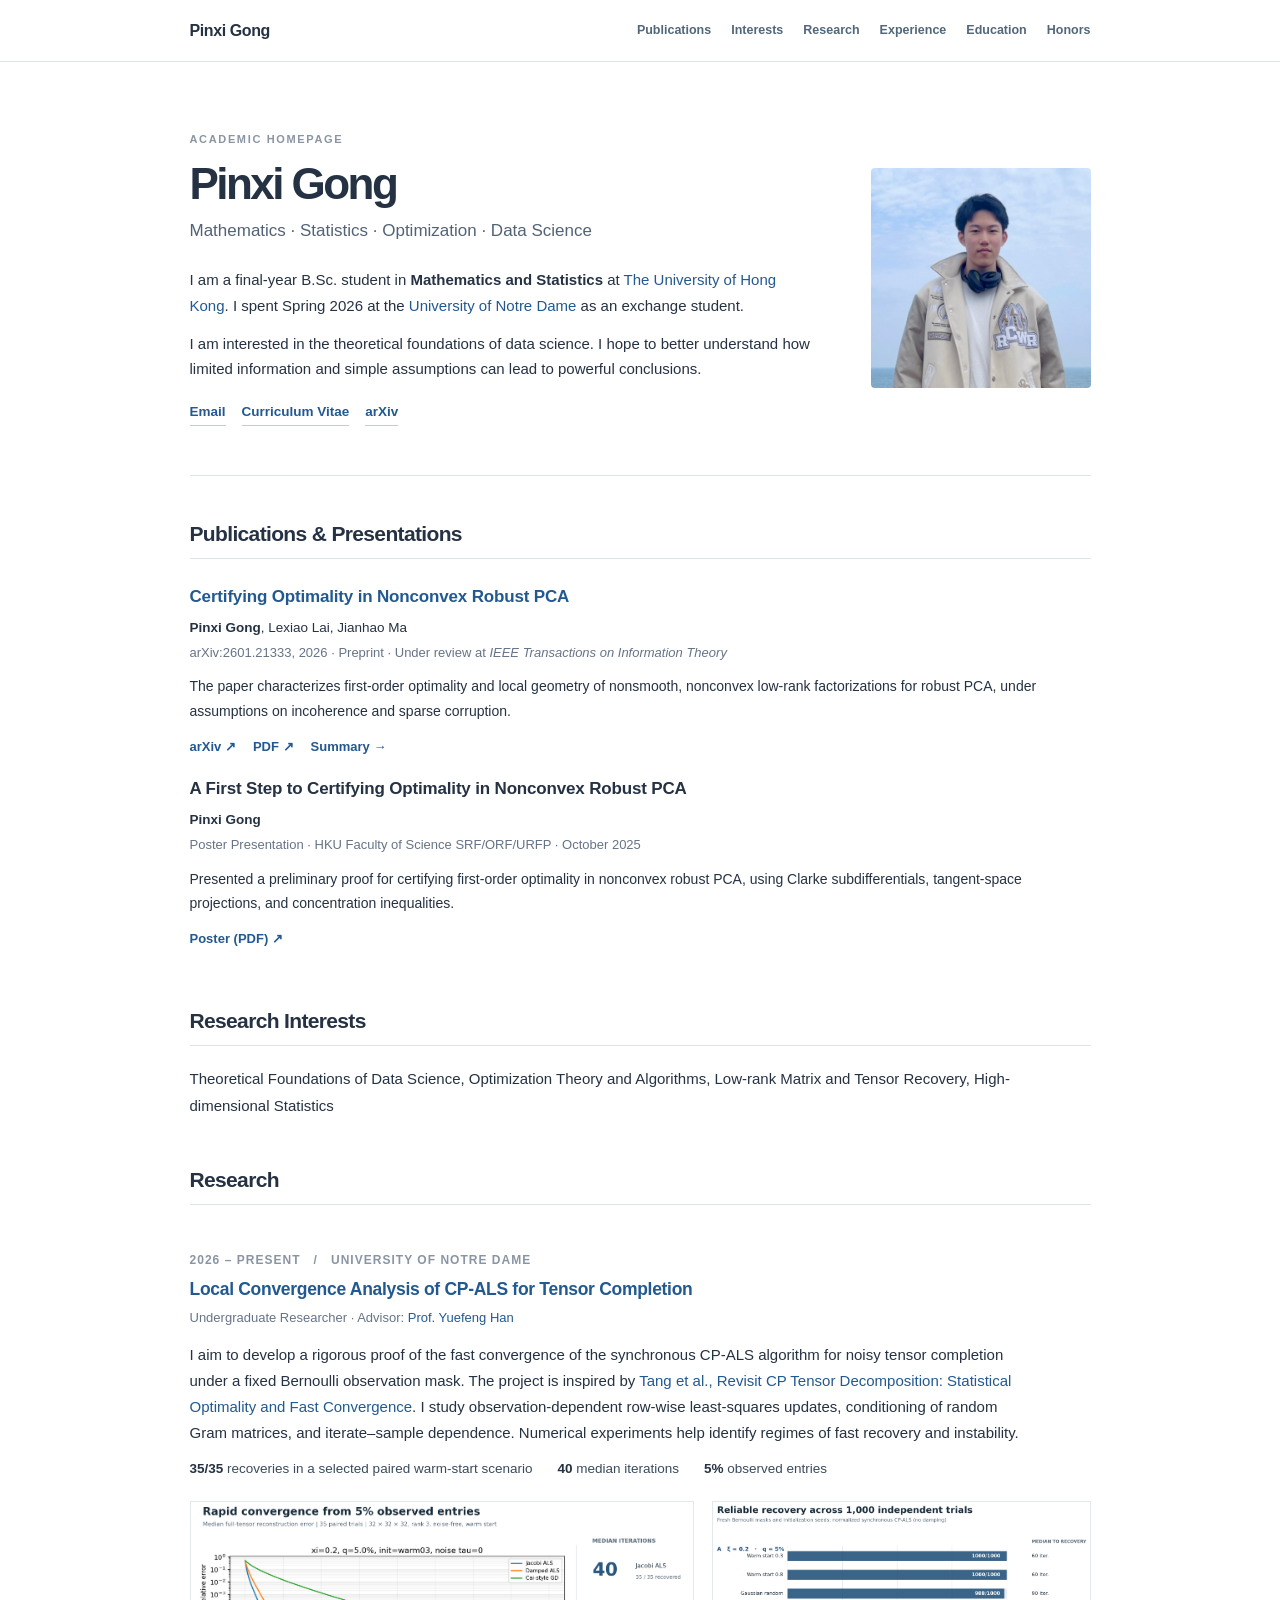
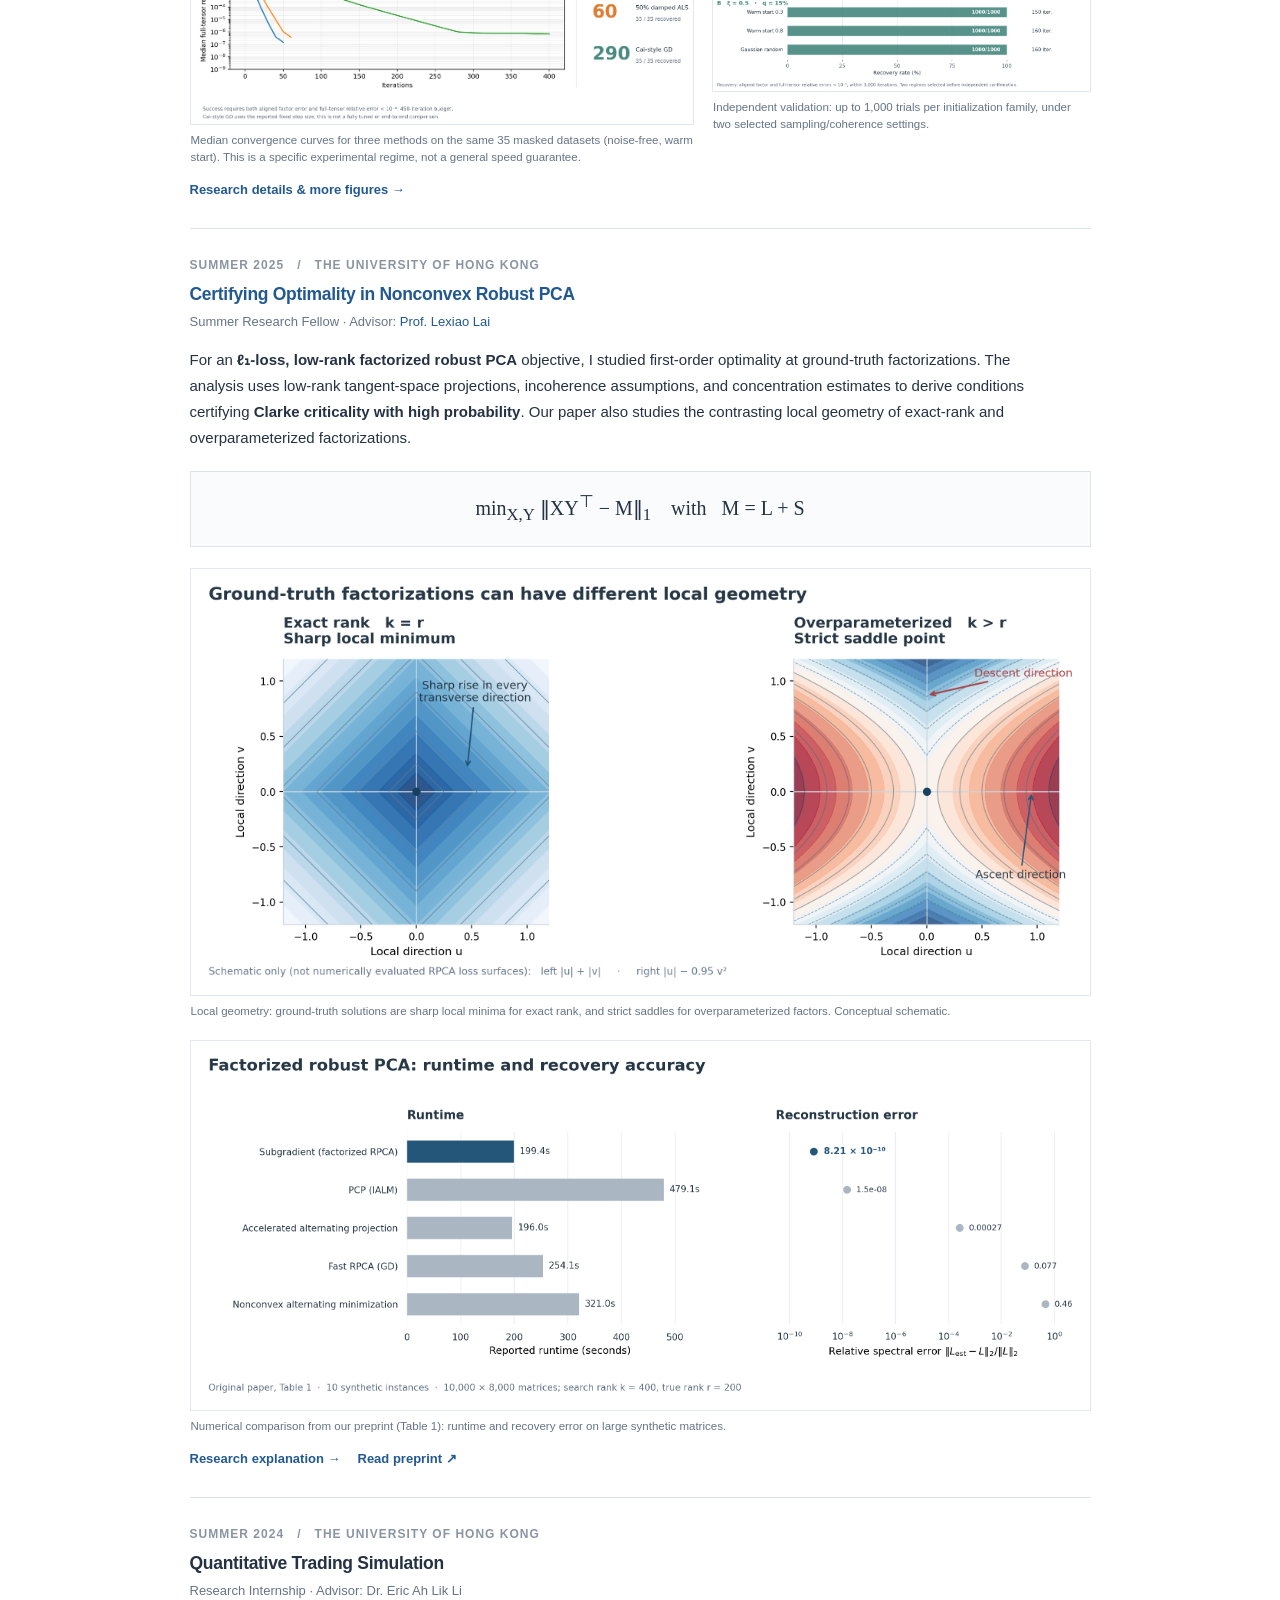
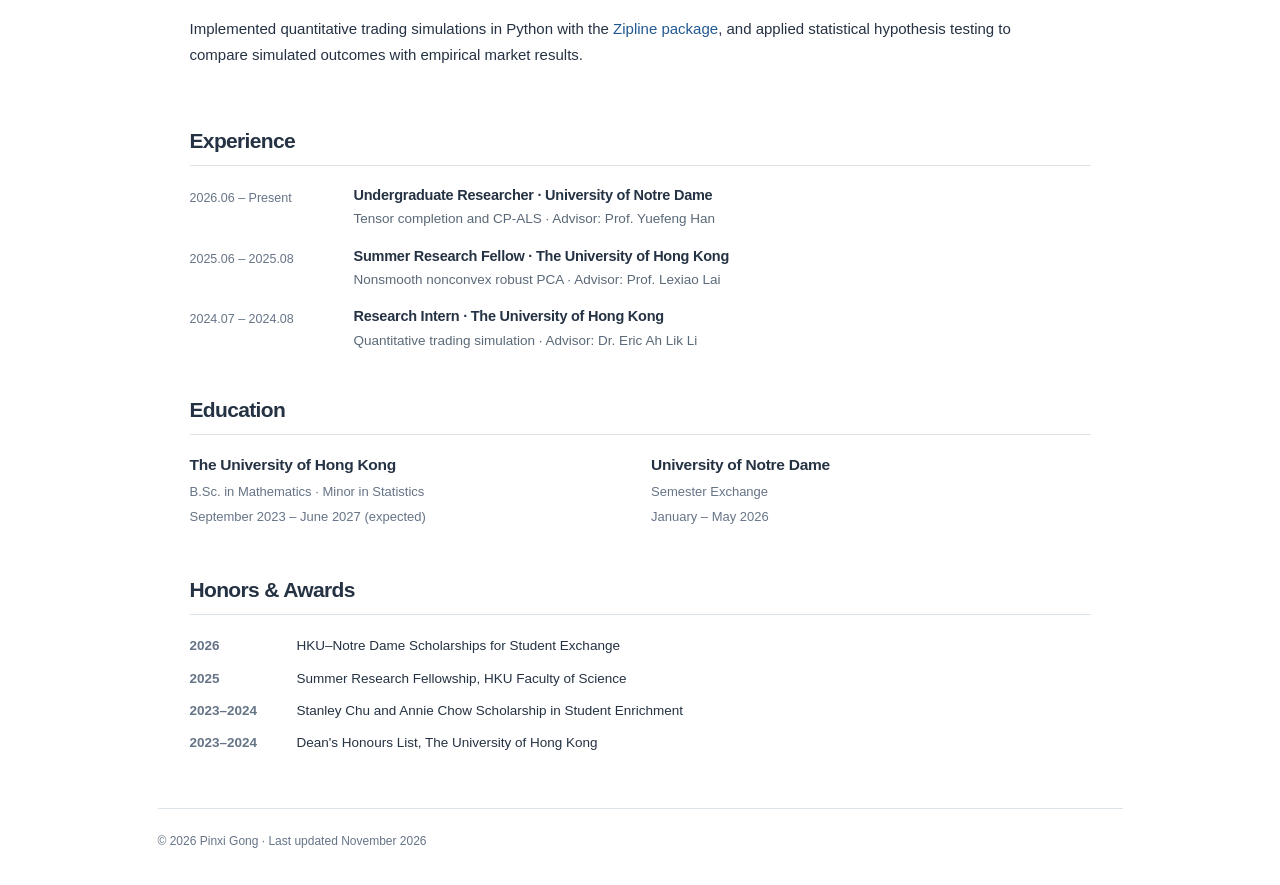
<file: index.html>
<!DOCTYPE html>

<html lang="en">
<head>
<meta charset="utf-8"/>
<meta content="width=device-width,initial-scale=1" name="viewport"/>
<meta content="light" name="color-scheme"/>
<meta content="Pinxi Gong — Mathematics undergraduate at the University of Hong Kong. Research in nonconvex optimization, low-rank recovery, and high-dimensional statistics." name="description"/>
<meta content="Pinxi Gong | Academic Homepage" property="og:title"/>
<meta content="Pinxi Gong — Mathematics undergraduate at the University of Hong Kong. Research in nonconvex optimization, low-rank recovery, and high-dimensional statistics." property="og:description"/>
<meta content="website" property="og:type"/>
<title>Pinxi Gong | Academic Homepage</title>
<link href="styles.css" rel="stylesheet"/>
</head>
<body>
<div class="site-nav"><div class="container nav-inner">
<a class="brand" href="/">Pinxi Gong</a>
<nav aria-label="Main navigation" class="nav-links"><a href="/#publications">Publications</a><a href="/#interests">Interests</a><a href="/#research">Research</a><a href="/#experience">Experience</a><a href="/#education">Education</a><a href="/#honors">Honors</a></nav>
</div></div>
<main class="container">
<header class="hero" id="top">
<div class="hero-grid">
<div>
<p class="eyebrow">Academic homepage</p>
<h1>Pinxi Gong</h1>
<p class="tagline">Mathematics · Statistics · Optimization · Data Science</p>
<p>I am a final-year B.Sc. student in <strong>Mathematics and Statistics</strong> at <a href="https://www.hku.hk/">The University of Hong Kong</a>. I spent Spring 2026 at the <a href="https://www.nd.edu/">University of Notre Dame</a> as an exchange student.</p>
<p>I am interested in the theoretical foundations of data science. I hope to better understand how limited information and simple assumptions can lead to powerful conclusions. </p>
<div class="quick-links">
<a href="mailto:gpx2005@connect.hku.hk">Email</a>
<a href="cv.pdf">Curriculum Vitae</a>
<a href="https://arxiv.org/abs/2601.21333" rel="noopener noreferrer" target="_blank">arXiv</a>
</div>
</div>
<aside class="profile-photo">
  <img src="profile.jpg"
       alt="Pinxi Gong">
</aside>
</div>
</header><section class="main-section" id="publications">
<div class="section-heading"><h2>Publications &amp; Presentations</h2></div>
<article class="paper-row">
<p class="paper-title"><a href="https://arxiv.org/abs/2601.21333">Certifying Optimality in Nonconvex Robust PCA</a></p>
<p class="authors"><strong>Pinxi Gong</strong>, Lexiao Lai, Jianhao Ma</p>
<p class="venue">arXiv:2601.21333, 2026 · Preprint · Under review at <em>IEEE Transactions on Information Theory</em></p>
<p class="abstract">The paper characterizes first-order optimality and local geometry of nonsmooth, nonconvex low-rank factorizations for robust PCA, under assumptions on incoherence and sparse corruption.</p>
<div class="project-links"><a href="https://arxiv.org/abs/2601.21333">arXiv ↗</a><a href="https://arxiv.org/pdf/2601.21333">PDF ↗</a><a href="research/robust-pca.html">Summary →</a></div>
</article>

<article class="paper-row poster-paper">
  <p class="paper-title">
    A First Step to Certifying Optimality in Nonconvex Robust PCA
  </p>

  <p class="authors">
    <strong>Pinxi Gong</strong>
  </p>

  <p class="venue">
    Poster Presentation ·
    HKU Faculty of Science SRF/ORF/URFP · October 2025
  </p>

  <p class="abstract">
    Presented a preliminary proof for certifying
    first-order optimality in nonconvex robust PCA, using
    Clarke subdifferentials, tangent-space
    projections, and concentration inequalities.
  </p>

  <div class="project-links">
    <a href="poster.pdf" target="_blank"
       rel="noopener noreferrer">Poster (PDF) ↗</a>
  </div>
</article>

</section>
<section class="main-section" id="interests">
<div class="section-heading"><h2>Research Interests</h2></div><p class="interests-text">Theoretical Foundations of Data Science, Optimization Theory and Algorithms, Low-rank Matrix and Tensor Recovery, High-dimensional Statistics</p>
</section>
<section class="main-section" id="research">
<div class="section-heading"><h2>Research</h2><span class="section-kicker"></span></div>
<article class="research-entry">
<p class="research-meta">2026 – Present   /   University of Notre Dame</p>
<h3><a href="research/cp-als.html">Local Convergence Analysis of CP-ALS for Tensor Completion</a></h3>
<p class="subline">Undergraduate Researcher · Advisor: <a href="https://acms.nd.edu/people/yuefeng-han/">Prof. Yuefeng Han</a></p>
<p class="summary">I aim to develop a rigorous proof of the fast convergence of the synchronous CP-ALS algorithm for noisy tensor completion under a fixed Bernoulli observation mask. The project is inspired by <a href="https://arxiv.org/abs/2505.23046" rel="noopener noreferrer" target="_blank">Tang et al., Revisit CP Tensor Decomposition: Statistical Optimality and Fast Convergence</a>. I study observation-dependent row-wise least-squares updates, conditioning of random Gram matrices, and iterate–sample dependence. Numerical experiments help identify regimes of fast recovery and instability.</p>
<div class="highlights"><span><strong>35/35</strong> recoveries in a selected paired warm-start scenario</span><span><strong>40</strong> median iterations</span><span><strong>5%</strong> observed entries</span></div>
<div class="figure-grid">
<figure><a href="research/cp-als.html"><img alt="Median relative reconstruction error decreases as CP-ALS, damped ALS, and a gradient descent baseline iterate." loading="lazy" src="figures/01_fast_convergence.png"/></a><figcaption>Median convergence curves for three methods on the same 35 masked datasets (noise-free, warm start). This is a specific experimental regime, not a general speed guarantee.</figcaption></figure>
<figure><a href="research/cp-als.html"><img alt="Independent CP-ALS validation experiment reporting recovery counts and median iteration counts for three initialization types." loading="lazy" src="figures/03_independent_validation.png"/></a><figcaption>Independent validation: up to 1,000 trials per initialization family, under two selected sampling/coherence settings.</figcaption></figure>
</div>
<div class="project-links"><a href="research/cp-als.html">Research details &amp; more figures →</a></div>
</article>
<article class="research-entry">
<p class="research-meta">Summer 2025   /   The University of Hong Kong</p>
<h3><a href="research/robust-pca.html">Certifying Optimality in Nonconvex Robust PCA</a></h3>
<p class="subline">Summer Research Fellow · Advisor: <a href="https://lexiaolai.com/">Prof. Lexiao Lai</a></p>
<p class="summary">For an <strong>ℓ₁-loss, low-rank factorized robust PCA</strong> objective, I studied first-order optimality at ground-truth factorizations. The analysis uses low-rank tangent-space projections, incoherence assumptions, and concentration estimates to derive conditions certifying <strong>Clarke criticality with high probability</strong>. Our paper also studies the contrasting local geometry of exact-rank and overparameterized factorizations.</p>
<div aria-label="factorized robust PCA objective" class="formula">min<sub>X,Y</sub> ‖XY<sup>⊤</sup> − M‖<sub>1</sub>    with   M = L + S</div><div class="figure-grid rpca-figures">
<figure><a href="research/robust-pca.html"><img alt="Schematic contrast of a sharp local minimum and a strict saddle at a critical point" loading="lazy" src="figures/rpca_critical_point_geometry.png"/></a><figcaption>Local geometry: ground-truth solutions are sharp local minima for exact rank, and strict saddles for overparameterized factors. Conceptual schematic.</figcaption></figure>
<figure><a href="research/robust-pca.html"><img alt="Paper Table 1 comparison of runtime and recovery accuracy for five robust PCA solvers" loading="lazy" src="figures/rpca_benchmark.png"/></a><figcaption>Numerical comparison from our preprint (Table 1): runtime and recovery error on large synthetic matrices.</figcaption></figure>
</div>
<div class="project-links"><a href="research/robust-pca.html">Research explanation →</a><a href="https://arxiv.org/abs/2601.21333" rel="noopener noreferrer" target="_blank">Read preprint ↗</a></div>
</article>
<article class="research-entry">
<p class="research-meta">Summer 2024   /   The University of Hong Kong</p>
<h3>Quantitative Trading Simulation</h3>
<p class="subline">Research Internship · Advisor: Dr. Eric Ah Lik Li</p>
<p class="summary">Implemented quantitative trading simulations in Python with the <a href="https://github.com/quantopian/zipline" rel="noopener noreferrer" target="_blank">Zipline package</a>, and applied statistical hypothesis testing to compare simulated outcomes with empirical market results.</p>
</article>
</section>
<section class="main-section" id="experience">
<div class="section-heading"><h2>Experience</h2></div>
<div class="timeline">
<div class="timeline-row"><div class="timeline-date">2026.06 – Present</div><div><h3>Undergraduate Researcher · University of Notre Dame</h3><p>Tensor completion and CP-ALS · Advisor: Prof. Yuefeng Han</p></div></div>
<div class="timeline-row"><div class="timeline-date">2025.06 – 2025.08</div><div><h3>Summer Research Fellow · The University of Hong Kong</h3><p>Nonsmooth nonconvex robust PCA · Advisor: Prof. Lexiao Lai</p></div></div>
<div class="timeline-row"><div class="timeline-date">2024.07 – 2024.08</div><div><h3>Research Intern · The University of Hong Kong</h3><p>Quantitative trading simulation · Advisor: Dr. Eric Ah Lik Li</p></div></div>
</div>
</section>
<section class="main-section" id="education">
<div class="section-heading"><h2>Education</h2></div>
<div class="education-grid">
<div class="edu-card"><h3>The University of Hong Kong</h3><p>B.Sc. in Mathematics · Minor in Statistics</p><p>September 2023 – June 2027 (expected)</p></div>
<div class="edu-card"><h3>University of Notre Dame</h3><p>Semester Exchange</p><p>January – May 2026</p></div>
</div>
</section>
<section class="main-section" id="honors">
<div class="section-heading"><h2>Honors &amp; Awards</h2></div>
<ul class="awards-list">
<li><span class="news-date">2026</span><span>HKU–Notre Dame Scholarships for Student Exchange</span></li>
<li><span class="news-date">2025</span><span>Summer Research Fellowship, HKU Faculty of Science</span></li>
<li><span class="news-date">2023–2024</span><span>Stanley Chu and Annie Chow Scholarship in Student Enrichment</span></li>
<li><span class="news-date">2023–2024</span><span>Dean's Honours List, The University of Hong Kong</span></li>
</ul>
</section>
</main>
<footer class="container footer"><span>© 2026 Pinxi Gong · Last updated November 2026</span></footer>
</body>
</html>
</file>
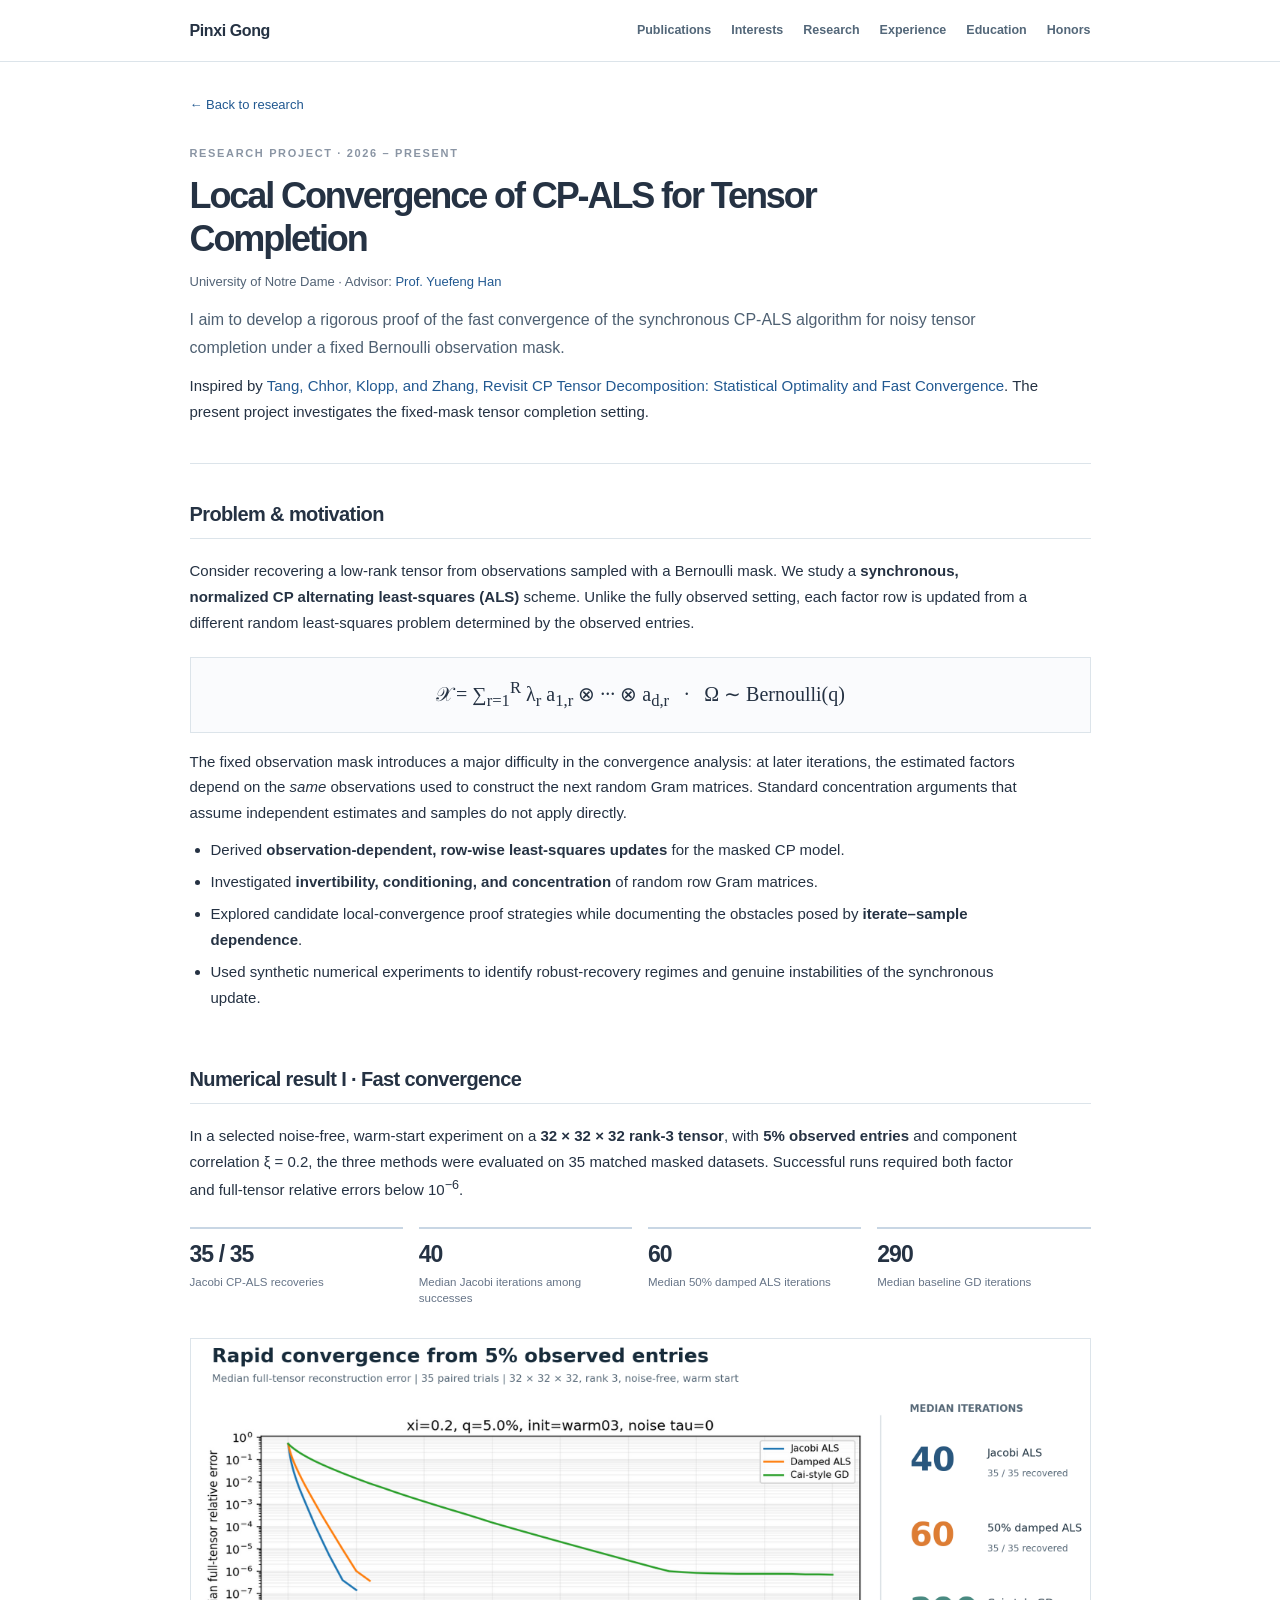
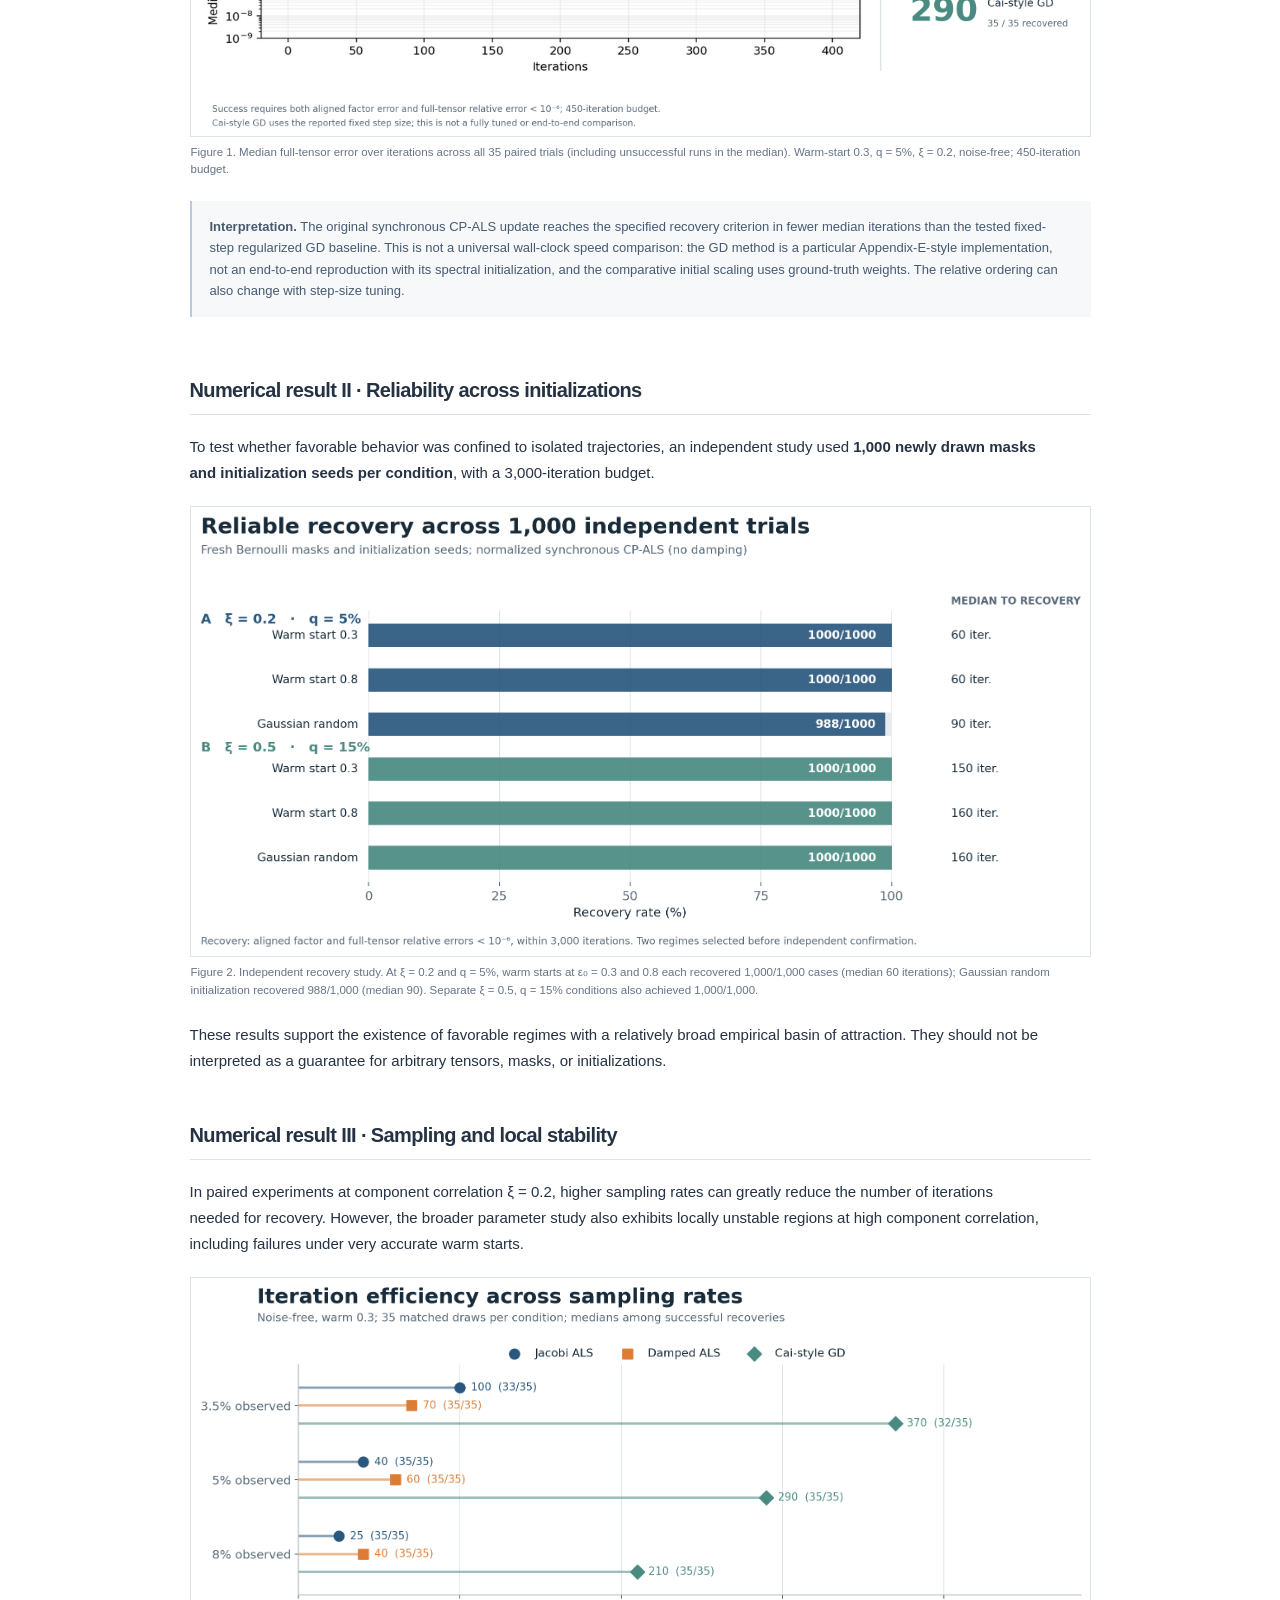
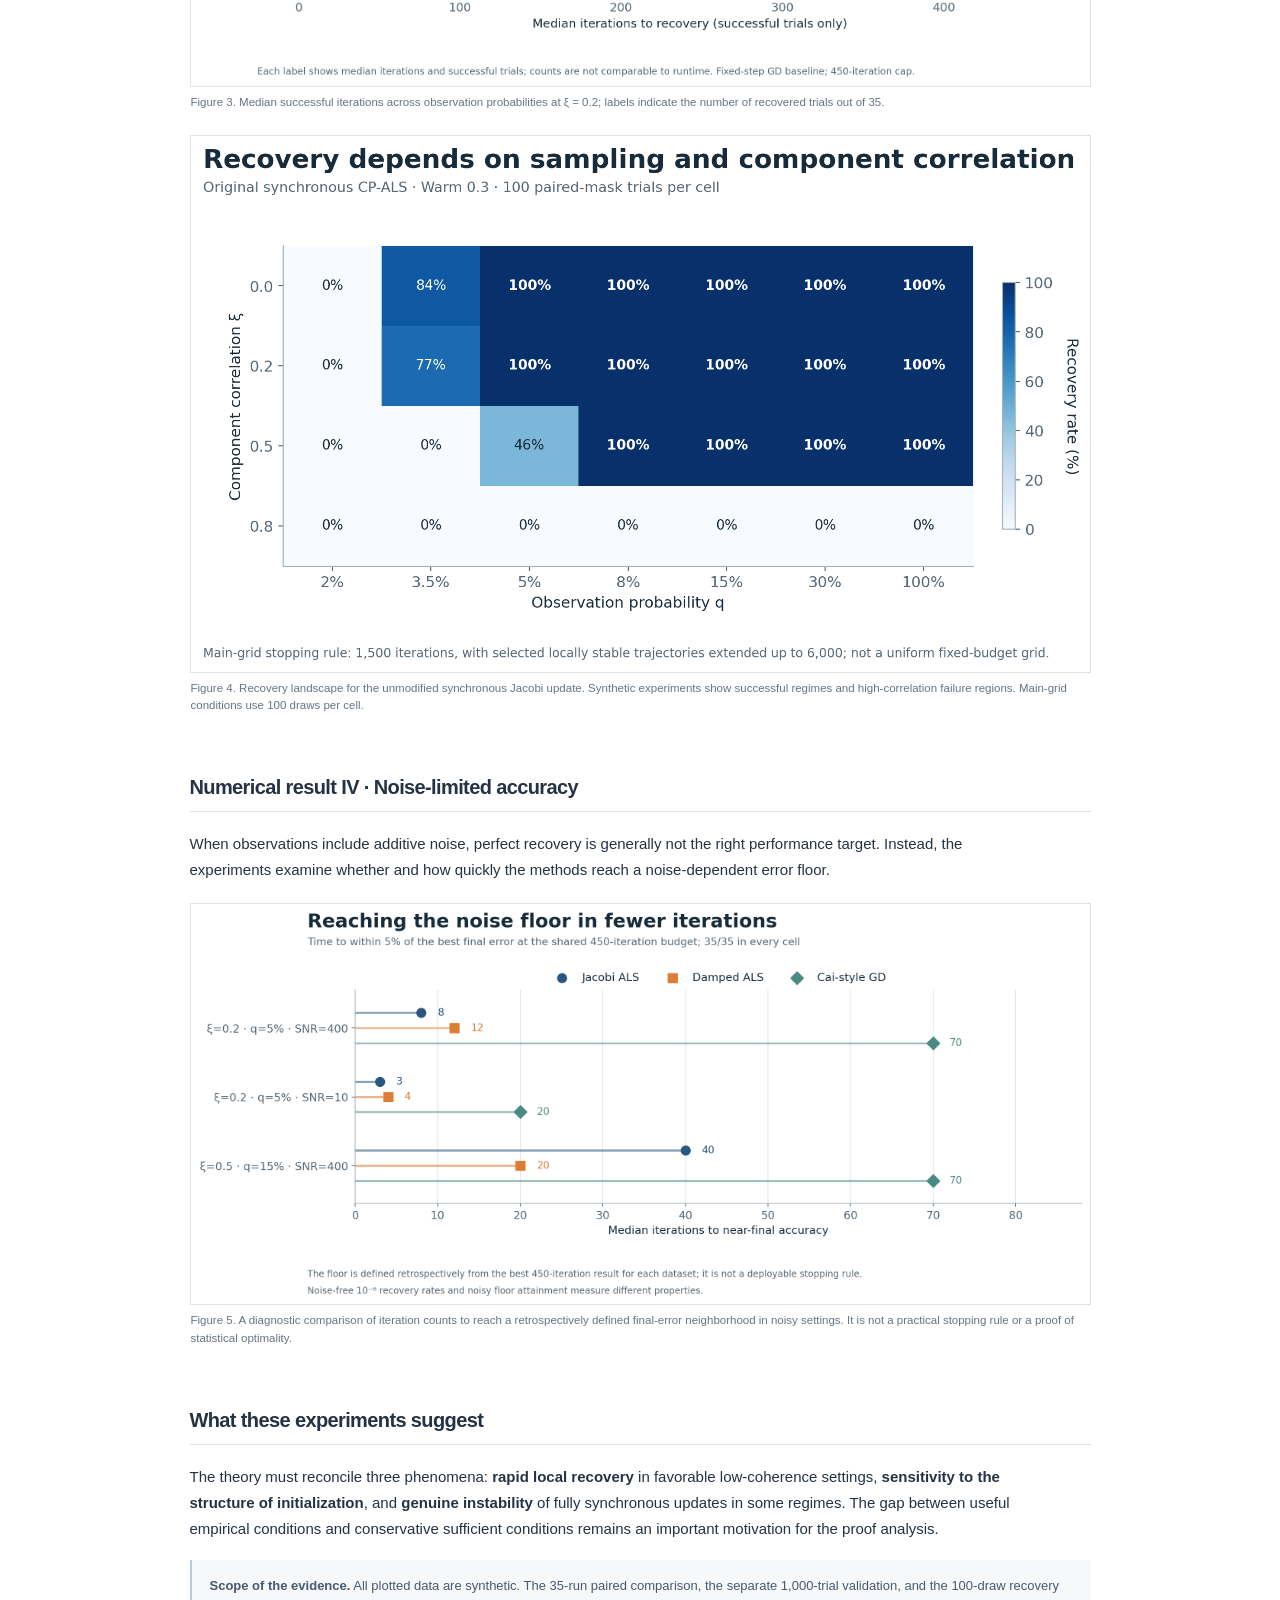
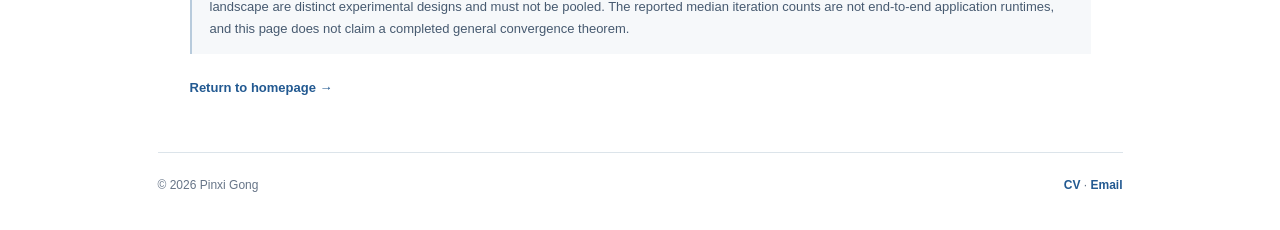
<file: research/cp-als.html>
<!DOCTYPE html>

<html lang="en">
<head>
<meta charset="utf-8"/>
<meta content="width=device-width,initial-scale=1" name="viewport"/>
<meta content="light" name="color-scheme"/>
<meta content="Numerical experiments and convergence theory for masked CP-ALS tensor completion under fixed Bernoulli observations." name="description"/>
<meta content="CP-ALS Tensor Completion | Pinxi Gong" property="og:title"/>
<meta content="Numerical experiments and convergence theory for masked CP-ALS tensor completion under fixed Bernoulli observations." property="og:description"/>
<meta content="website" property="og:type"/>
<title>CP-ALS Tensor Completion | Pinxi Gong</title>
<link href="../styles.css" rel="stylesheet"/>
</head>
<body>
<div class="site-nav"><div class="container nav-inner">
<a class="brand" href="/">Pinxi Gong</a>
<nav aria-label="Main navigation" class="nav-links"><a href="/#publications">Publications</a><a href="/#interests">Interests</a><a href="/#research">Research</a><a href="/#experience">Experience</a><a href="/#education">Education</a><a href="/#honors">Honors</a></nav>
</div></div>
<main class="container detail-main">
<a class="back" href="../index.html#research">← Back to research</a>
<header class="detail-header">
<p class="eyebrow">Research project · 2026 – Present</p>
<h1 class="detail-title">Local Convergence of CP-ALS for Tensor Completion</h1>
<p class="tagline">University of Notre Dame · Advisor: <a href="https://acms.nd.edu/people/yuefeng-han/">Prof. Yuefeng Han</a></p>
<p class="detail-lead">I aim to develop a rigorous proof of the fast convergence of the synchronous CP-ALS algorithm for noisy tensor completion under a fixed Bernoulli observation mask.</p><p>Inspired by <a href="https://arxiv.org/abs/2505.23046" rel="noopener noreferrer" target="_blank">Tang, Chhor, Klopp, and Zhang, Revisit CP Tensor Decomposition: Statistical Optimality and Fast Convergence</a>. The present project investigates the fixed-mask tensor completion setting.</p>
</header>
<section class="main-section">
<div class="section-heading"><h2>Problem &amp; motivation</h2></div>
<p>Consider recovering a low-rank tensor from observations sampled with a Bernoulli mask. We study a <strong>synchronous, normalized CP alternating least-squares (ALS)</strong> scheme. Unlike the fully observed setting, each factor row is updated from a different random least-squares problem determined by the observed entries.</p>
<div aria-label="Tensor model and observations" class="formula">𝒳 = ∑<sub>r=1</sub><sup>R</sup> λ<sub>r</sub> a<sub>1,r</sub> ⊗ ··· ⊗ a<sub>d,r</sub>   ·   Ω ∼ Bernoulli(q)</div>
<p>The fixed observation mask introduces a major difficulty in the convergence analysis: at later iterations, the estimated factors depend on the <em>same</em> observations used to construct the next random Gram matrices. Standard concentration arguments that assume independent estimates and samples do not apply directly.</p>
<ul class="detail-list">
<li>Derived <strong>observation-dependent, row-wise least-squares updates</strong> for the masked CP model.</li>
<li>Investigated <strong>invertibility, conditioning, and concentration</strong> of random row Gram matrices.</li>
<li>Explored candidate local-convergence proof strategies while documenting the obstacles posed by <strong>iterate–sample dependence</strong>.</li>
<li>Used synthetic numerical experiments to identify robust-recovery regimes and genuine instabilities of the synchronous update.</li>
</ul>
</section>
<section class="main-section">
<div class="section-heading"><h2>Numerical result I · Fast convergence</h2></div>
<p>In a selected noise-free, warm-start experiment on a <strong>32 × 32 × 32 rank-3 tensor</strong>, with <strong>5% observed entries</strong> and component correlation ξ = 0.2, the three methods were evaluated on 35 matched masked datasets. Successful runs required both factor and full-tensor relative errors below 10<sup>−6</sup>.</p>
<div class="stat-grid">
<div class="stat"><div class="big">35 / 35</div><div class="lbl">Jacobi CP-ALS recoveries</div></div>
<div class="stat"><div class="big">40</div><div class="lbl">Median Jacobi iterations among successes</div></div>
<div class="stat"><div class="big">60</div><div class="lbl">Median 50% damped ALS iterations</div></div>
<div class="stat"><div class="big">290</div><div class="lbl">Median baseline GD iterations</div></div>
</div>
<figure class="figure-wide"><img alt="Median full-tensor relative reconstruction error trajectories for Jacobi CP-ALS, damped ALS, and Cai-style gradient descent in a matched 35-run experiment." src="../figures/01_fast_convergence.png"/><figcaption>Figure 1. Median full-tensor error over iterations across all 35 paired trials (including unsuccessful runs in the median). Warm-start 0.3, q = 5%, ξ = 0.2, noise-free; 450-iteration budget.</figcaption></figure>
<div class="note-box"><p><strong>Interpretation.</strong> The original synchronous CP-ALS update reaches the specified recovery criterion in fewer median iterations than the tested fixed-step regularized GD baseline. This is not a universal wall-clock speed comparison: the GD method is a particular Appendix-E-style implementation, not an end-to-end reproduction with its spectral initialization, and the comparative initial scaling uses ground-truth weights. The relative ordering can also change with step-size tuning.</p></div>
</section>
<section class="main-section">
<div class="section-heading"><h2>Numerical result II · Reliability across initializations</h2></div>
<p>To test whether favorable behavior was confined to isolated trajectories, an independent study used <strong>1,000 newly drawn masks and initialization seeds per condition</strong>, with a 3,000-iteration budget.</p>
<figure class="figure-wide"><img alt="Recovery frequencies and median iterations across 1000 independent trials for warm and Gaussian random starts." src="../figures/03_independent_validation.png"/><figcaption>Figure 2. Independent recovery study. At ξ = 0.2 and q = 5%, warm starts at ε₀ = 0.3 and 0.8 each recovered 1,000/1,000 cases (median 60 iterations); Gaussian random initialization recovered 988/1,000 (median 90). Separate ξ = 0.5, q = 15% conditions also achieved 1,000/1,000.</figcaption></figure>
<p>These results support the existence of favorable regimes with a relatively broad empirical basin of attraction. They should not be interpreted as a guarantee for arbitrary tensors, masks, or initializations.</p>
</section>
<section class="main-section">
<div class="section-heading"><h2>Numerical result III · Sampling and local stability</h2></div>
<p>In paired experiments at component correlation ξ = 0.2, higher sampling rates can greatly reduce the number of iterations needed for recovery. However, the broader parameter study also exhibits locally unstable regions at high component correlation, including failures under very accurate warm starts.</p>
<figure class="figure-wide"><img alt="Iteration counts and recovery counts for three methods across sampling rates." src="../figures/02_iteration_comparison.png"/><figcaption>Figure 3. Median successful iterations across observation probabilities at ξ = 0.2; labels indicate the number of recovered trials out of 35.</figcaption></figure>
<figure class="figure-wide"><img alt="Recovery success heat map across sampling rates and component correlations." src="../figures/05_recovery_landscape.png"/><figcaption>Figure 4. Recovery landscape for the unmodified synchronous Jacobi update. Synthetic experiments show successful regimes and high-correlation failure regions. Main-grid conditions use 100 draws per cell.</figcaption></figure>
</section>
<section class="main-section">
<div class="section-heading"><h2>Numerical result IV · Noise-limited accuracy</h2></div>
<p>When observations include additive noise, perfect recovery is generally not the right performance target. Instead, the experiments examine whether and how quickly the methods reach a noise-dependent error floor.</p>
<figure class="figure-wide"><img alt="Convergence performance under noisy observations based on retrospectively identified error floors." src="../figures/04_noisy_convergence.png"/><figcaption>Figure 5. A diagnostic comparison of iteration counts to reach a retrospectively defined final-error neighborhood in noisy settings. It is not a practical stopping rule or a proof of statistical optimality.</figcaption></figure>
</section>
<section class="main-section">
<div class="section-heading"><h2>What these experiments suggest</h2></div>
<p>The theory must reconcile three phenomena: <strong>rapid local recovery</strong> in favorable low-coherence settings, <strong>sensitivity to the structure of initialization</strong>, and <strong>genuine instability</strong> of fully synchronous updates in some regimes. The gap between useful empirical conditions and conservative sufficient conditions remains an important motivation for the proof analysis.</p>
<div class="note-box"><p><strong>Scope of the evidence.</strong> All plotted data are synthetic. The 35-run paired comparison, the separate 1,000-trial validation, and the 100-draw recovery landscape are distinct experimental designs and must not be pooled. The reported median iteration counts are not end-to-end application runtimes, and this page does not claim a completed general convergence theorem.</p></div>
<div class="project-links"><a href="../index.html#research">Return to homepage →</a></div>
</section>
</main>
<footer class="container footer"><span>© 2026 Pinxi Gong</span><span><a href="../cv.pdf">CV</a> · <a href="mailto:gpx2005@connect.hku.hk">Email</a></span></footer>
</body>
</html>
</file>
<file: styles.css>
/* Pinxi Gong — academic website, November 2026
   Intentional design: editorial hierarchy, plenty of whitespace, no frameworks.
   Colors, width and fonts can be adjusted in :root. */
:root {
  --ink:#253243; --muted:#667487; --soft:#8a95a4; --accent:#225991;
  --accent-hover:#123d65; --border:#dce4ea; --pale:#f6f8fa;
  --paper:#ffffff; --content:965px;
}
*{box-sizing:border-box}
html{scroll-behavior:smooth;scroll-padding-top:86px}
body{margin:0;background:var(--paper);color:var(--ink);font-family:-apple-system,BlinkMacSystemFont,"Segoe UI",Arial,"Helvetica Neue",sans-serif;font-size:15px;line-height:1.73;-webkit-font-smoothing:antialiased}
a{color:var(--accent);text-decoration:none}
a:hover,a:focus-visible{color:var(--accent-hover);text-decoration:underline;text-underline-offset:3px}
a:focus-visible{outline:2px solid #8caac7;outline-offset:3px}
.container{max-width:var(--content);margin:auto;padding:0 32px}
.site-nav{border-bottom:1px solid var(--border);background:rgba(255,255,255,.97)}
.nav-inner{min-height:61px;display:flex;align-items:center;justify-content:space-between;gap:22px}
.brand{font-weight:650;letter-spacing:-.025em;font-size:16px;color:var(--ink);white-space:nowrap}
.brand:hover{color:var(--accent);text-decoration:none}
.nav-links{display:flex;gap:20px;flex-wrap:wrap;font-size:12.5px;font-weight:550}
.nav-links a{color:#536779}
.nav-links a:hover{color:var(--accent)}
.hero{padding:68px 0 49px;border-bottom:1px solid var(--border)}
.hero-grid{display:grid;grid-template-columns: minmax(0,1fr) 220px;gap:54px;align-items:center}
.eyebrow{font-size:11px;text-transform:uppercase;letter-spacing:.15em;color:var(--soft);font-weight:750;margin:0 0 10px}
h1{font-size:44px;line-height:1.14;letter-spacing:-.058em;font-weight:650;margin:0 0 9px}
.tagline{font-size:17px;color:#526376;margin:0 0 23px;line-height:1.5}
.hero p:not(.eyebrow):not(.tagline){max-width:650px;margin:0 0 12px}
.quick-links{display:flex;gap:8px 16px;flex-wrap:wrap;margin-top:18px;font-size:13.5px;font-weight:550}
.quick-links a{border-bottom:1px solid #c1ced9;padding-bottom:1px}
.profile-note{border-left:2px solid #d1deea;padding:11px 0 11px 21px;align-self:center}
.profile-note .little-title{font-size:11px;letter-spacing:.12em;text-transform:uppercase;color:var(--soft);font-weight:700;margin:0 0 12px}
.profile-note p{font-size:13px;color:#586779;margin:0 0 12px;line-height:1.65}
.profile-note p:last-child{margin-bottom:0}
.main-section{padding:43px 0 0;scroll-margin-top:18px}
.section-heading{display:flex;align-items:baseline;gap:18px;border-bottom:1px solid var(--border);padding-bottom:10px;margin-bottom:19px}
h2{font-size:21px;letter-spacing:-.031em;line-height:1.4;font-weight:670;margin:0}
.section-kicker{font-size:12px;color:var(--soft)}
h3{font-size:17.5px;line-height:1.4;letter-spacing:-.017em;margin:0 0 5px;font-weight:660}
h4{font-size:15.5px;margin:0 0 8px;font-weight:650}
p{margin:0 0 11px}
.small{font-size:12px}.muted{color:var(--muted)}.subtle{color:var(--soft)}
.news-list{display:grid;gap:11px;margin:0;padding:0;list-style:none}
.news-list li{display:grid;grid-template-columns:81px minmax(0,1fr);gap:18px;font-size:14px}
.news-date{font-variant-numeric:tabular-nums;color:var(--muted);font-weight:550}
.focus-intro{max-width:820px;margin-bottom:18px}
.research-topics{display:grid;grid-template-columns:repeat(3,minmax(0,1fr));gap:16px;margin-top:19px}
.topic{border-top:2px solid #cdd9e3;padding:11px 12px 0 0}
.topic strong{display:block;font-size:14px;margin-bottom:5px;font-weight:660}
.topic p{color:var(--muted);font-size:13px;line-height:1.6}
.research-entry{padding:26px 0 26px;border-bottom:1px solid var(--border)}
.research-entry:last-child{border-bottom:0;padding-bottom:4px}
.research-meta{font-size:12px;text-transform:uppercase;letter-spacing:.085em;color:var(--soft);font-weight:650;margin:0 0 6px}
.research-entry .subline{font-size:13px;color:var(--muted);margin:0 0 13px}
.research-entry .summary{max-width:840px}
.highlights{display:flex;gap:10px 25px;flex-wrap:wrap;margin:11px 0 17px;font-size:13.5px;color:#3a4b5e}
.highlights strong{color:var(--ink)}
.project-links{display:flex;gap:8px 17px;flex-wrap:wrap;font-size:13px;font-weight:600;margin:13px 0 0}
.figure-grid{display:grid;grid-template-columns:1.2fr .9fr;gap:18px;margin:21px 0 2px;align-items:start}
.figure-grid figure{margin:0;min-width:0}
.figure-grid img{width:100%;height:auto;display:block;border:1px solid #e3e8ed;background:white}
.figure-grid figcaption, .figure-wide figcaption{font-size:11.5px;color:var(--muted);line-height:1.5;padding:7px 1px 0}
.paper-row{padding:6px 0 12px}
.paper-row .paper-title{font-size:17px;font-weight:650;line-height:1.5;letter-spacing:-.01em;margin:0 0 6px}
.paper-row .authors{font-size:13.5px;margin-bottom:3px}
.paper-row .venue{color:var(--muted);font-size:13px;margin-bottom:10px}
.paper-row .abstract{max-width:850px;font-size:14px}
.poster-item{margin-top:17px;padding-top:15px;border-top:1px dashed var(--border);font-size:13.5px}
.timeline{display:grid;gap:15px}
.timeline-row{display:grid;grid-template-columns:140px minmax(0,1fr);gap:24px}
.timeline-row h3{font-size:14.5px;margin-bottom:2px}
.timeline-row p{font-size:13.5px;color:#5a6978;margin-bottom:0}
.timeline-date{font-size:12.5px;color:var(--muted);font-variant-numeric:tabular-nums;padding-top:3px}
.education-grid{display:grid;grid-template-columns:1fr 1fr;gap:22px;margin-top:4px}
.edu-card h3{font-size:15.5px}
.edu-card p{color:var(--muted);font-size:13px;margin-bottom:3px}
.course-grid{display:grid;grid-template-columns:1fr 1fr;gap:12px 30px}
.course-grid p{font-size:13.5px;color:#576677;margin-bottom:0}
.course-grid strong{display:block;color:var(--ink);font-size:13px}
.awards-list{padding:0;list-style:none;display:grid;gap:9px;margin:0}
.awards-list li{font-size:13.5px;display:grid;grid-template-columns:94px 1fr;gap:13px}
.footer{border-top:1px solid var(--border);padding:22px 0 34px;margin-top:53px;font-size:12px;color:var(--muted);display:flex;gap:12px;flex-wrap:wrap;align-items:center;justify-content:space-between}
.footer a{font-weight:550}
/* Detail pages */
.back{font-size:13px;display:inline-block;margin:32px 0 28px}
.detail-title{font-size:36px;max-width:790px;line-height:1.2;margin:0 0 12px}
.detail-lead{font-size:16px;color:#4e6072;max-width:800px;line-height:1.75}
.detail-header{padding-bottom:27px;border-bottom:1px solid var(--border)}
.detail-header .tagline{font-size:13px;margin:0 0 15px}
.detail-main h2{font-size:20px}
.detail-main .main-section{padding-top:36px}
.detail-main p{max-width:850px}
.stat-grid{display:grid;grid-template-columns:repeat(4,1fr);gap:16px;margin:24px 0 1px}
.stat{border-top:2px solid #c8d6e4;padding:11px 0}
.stat .big{font-size:23px;font-weight:680;letter-spacing:-.04em;line-height:1.25}
.stat .lbl{font-size:11.5px;color:var(--muted);line-height:1.45;padding-top:5px}
.figure-wide{margin:20px 0 23px}
.figure-wide img{display:block;width:100%;max-width:100%;height:auto;border:1px solid var(--border)}
.note-box{background:var(--pale);border-left:2px solid #b8cbdc;padding:15px 18px;margin:18px 0 23px;color:#475a70;font-size:13px;line-height:1.65}
.note-box p:last-child{margin-bottom:0}
.detail-list{padding-left:21px;margin:10px 0 18px;max-width:820px}
.detail-list li{margin:6px 0}
.formula{border:1px solid var(--border);background:#fafbfd;padding:16px 20px;font-family:Georgia,"Times New Roman",serif;font-size:20px;text-align:center;margin:21px 0 16px;overflow-x:auto}
.proof-flow{display:grid;grid-template-columns:repeat(4,minmax(0,1fr));gap:10px;margin:22px 0}
.proof-flow>div{border:1px solid var(--border);padding:13px 12px;background:#fafbfd;font-size:12px;line-height:1.5;position:relative}
.proof-flow strong{display:block;font-size:13px;margin-bottom:4px}
.proof-flow>div:not(:last-child)::after{content:"→";position:absolute;right:-13px;top:36%;z-index:1;color:#6b859c;background:white;padding:0 2px;font-size:18px}
.callout{font-weight:550;color:#3f556a}
@media(max-width:800px){
 .hero{padding:50px 0 40px}.hero-grid{grid-template-columns:1fr;gap:17px}.profile-note{border-left:0;border-top:1px solid var(--border);padding:14px 0 0;display:grid;grid-template-columns:repeat(3,1fr);gap:10px}.profile-note .little-title{grid-column:1/-1;margin-bottom:0}
 .nav-inner{align-items:flex-start;flex-direction:column;padding:15px 0;gap:8px}.nav-links{gap:8px 16px}
 .figure-grid{grid-template-columns:1fr 1fr}
}
@media(max-width:600px){
 body{font-size:14px}.container{padding:0 21px}.hero{padding:39px 0 31px}.hero-grid{display:block}.profile-note{margin-top:23px;grid-template-columns:1fr;gap:2px}.profile-note .little-title{margin-bottom:6px}h1{font-size:37px}.tagline{font-size:15px}
 .nav-links{font-size:12px;gap:7px 14px}.main-section{padding-top:32px}.section-heading{margin-bottom:15px}h2{font-size:19px}
 .research-topics,.education-grid,.course-grid,.figure-grid,.stat-grid{grid-template-columns:1fr}
 .figure-grid{gap:17px}.timeline-row{grid-template-columns:1fr;gap:1px}.awards-list li{grid-template-columns:78px 1fr}.news-list li{grid-template-columns:72px 1fr;gap:8px}.detail-title{font-size:29px}.stat-grid{grid-template-columns:repeat(2,1fr)}
 .proof-flow{grid-template-columns:1fr;gap:8px}.proof-flow>div:not(:last-child)::after{content:"↓";right:50%;top:auto;bottom:-17px}
}
@media(prefers-reduced-motion:reduce){html{scroll-behavior:auto}}
@media print{.site-nav,.quick-links{display:none}.main-section{break-inside:avoid}.container{max-width:none}}

.interests-text{max-width:840px;font-size:15px;line-height:1.8;margin:2px 0 3px}
.rpca-figures{grid-template-columns:1fr;gap:20px}
.rpca-figures img{object-fit:contain;object-position:top}
.external-figures{grid-template-columns:1fr 1fr;gap:18px}
@media(max-width:600px){.rpca-figures,.external-figures{grid-template-columns:1fr}.interests-text{font-size:14px}}
.profile-photo img {
  display: block;
  width: 100%;
  max-width: 220px;
  height: auto;
  border-radius: 4px;
}

@media (max-width: 600px) {
  .profile-photo img {
    max-width: 180px;
    margin-top: 20px;
  }
}
</file>
